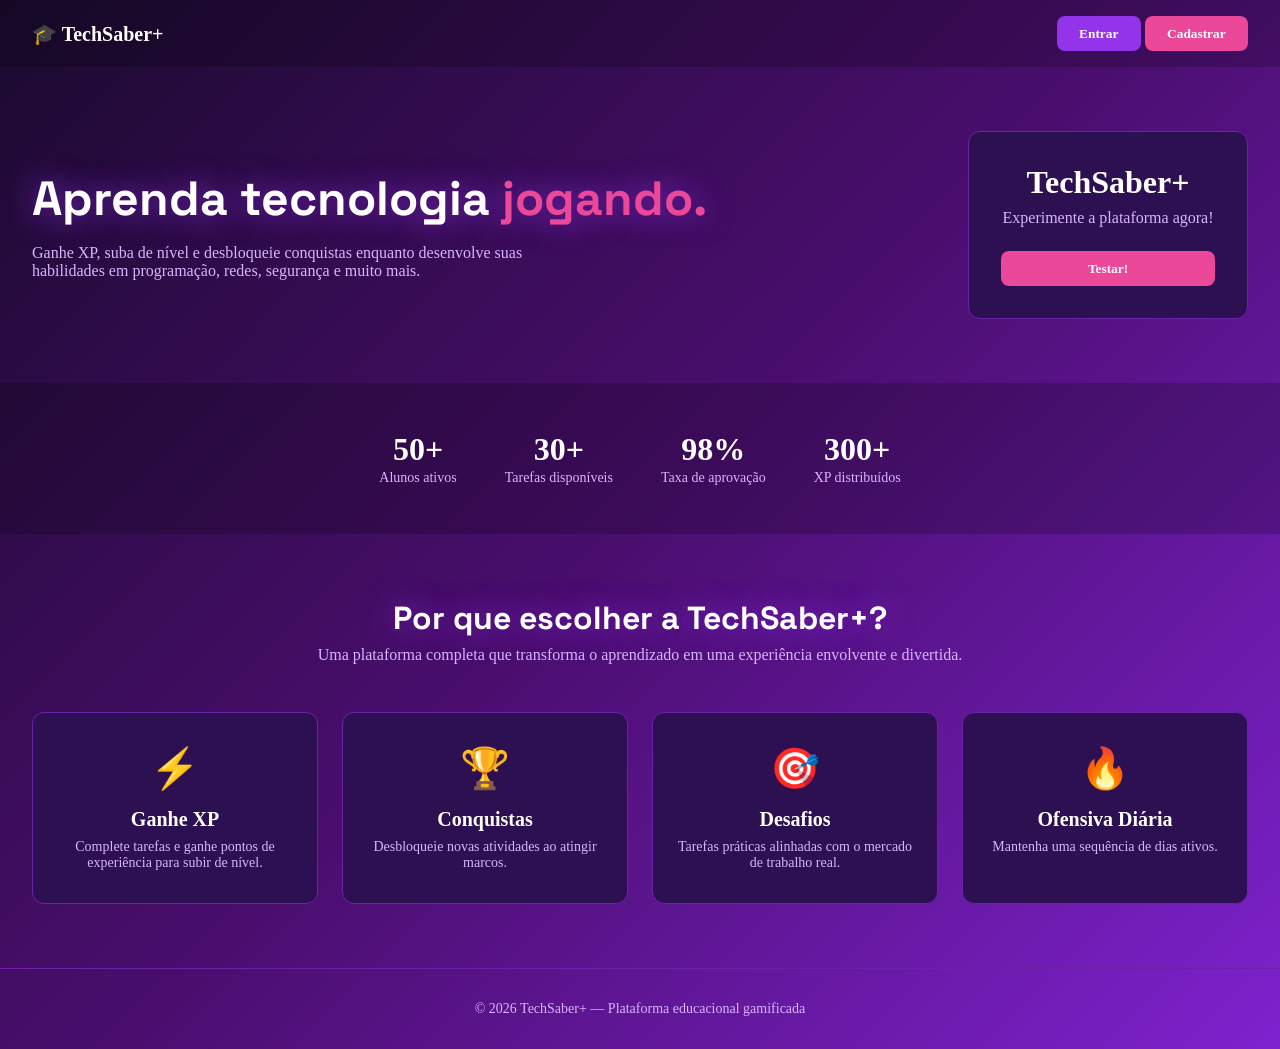
<file: index.html>
<!DOCTYPE html>
<html lang="pt-BR">

<head>
    <meta charset="UTF-8">
    <!-- garante responsividade em celulares -->
    <meta name="viewport" content="width=device-width, initial-scale=1.0">
    <title>TechSaber+</title>

    <!-- importa os CSS na ordem correta -->
    <link rel="stylesheet" href="css/reset.css">
    <link rel="stylesheet" href="css/variables.css">
    <link rel="stylesheet" href="css/style.css">
    <link rel="stylesheet" href="css/index.css">
    <link href="https://fonts.googleapis.com/css2?family=Space+Grotesk:wght@700&display=swap" rel="stylesheet">
</head>

<body>

    <!-- ══ NAVBAR ══ -->
    <header>
        <nav>
            <span class="nav-logo">🎓 TechSaber+</span>
            <div class="nav-botoes">
                <a href="login.html"><button class="btn-primario">Entrar</button></a>
                <a href="cadastro.html"><button class="btn-destaque">Cadastrar</button></a>
            </div>
        </nav>
    </header>

    <main>

        <!-- ══ SEÇÃO HERO ══ -->
        <section class="hero">
            <div class="hero-texto">
                <h1>Aprenda tecnologia <span class="destaque">jogando.</span></h1>
                <p>Ganhe XP, suba de nível e desbloqueie conquistas enquanto desenvolve suas habilidades em programação, redes, segurança e muito mais.</p>
            </div>

            <div class="hero-card">
                <h2>TechSaber+</h2>
                <p>Experimente a plataforma agora!</p>
                <div class="hero-form">
                    <button class="btn-destaque" onclick="abrirQuiz()">Testar!</button>
                </div>
            </div>
        </section>

        <!-- ══ SEÇÃO ESTATÍSTICAS ══ -->
        <section class="stats">
            <article class="stat-item">
                <strong>50+</strong>
                <span>Alunos ativos</span>
            </article>
            <article class="stat-item">
                <strong>30+</strong>
                <span>Tarefas disponíveis</span>
            </article>
            <article class="stat-item">
                <strong>98%</strong>
                <span>Taxa de aprovação</span>
            </article>
            <article class="stat-item">
                <strong>300+</strong>
                <span>XP distribuídos</span>
            </article>
        </section>

        <!-- ══ SEÇÃO FEATURES ══ -->
        <section class="features">
            <h2>Por que escolher a TechSaber+?</h2>
            <p class="features-subtitulo">Uma plataforma completa que transforma o aprendizado em uma experiência envolvente e divertida.</p>

            <div class="features-grid">
                <article class="card feature-card">
                    <span class="feature-icone">⚡</span>
                    <h3>Ganhe XP</h3>
                    <p>Complete tarefas e ganhe pontos de experiência para subir de nível.</p>
                </article>
                <article class="card feature-card">
                    <span class="feature-icone">🏆</span>
                    <h3>Conquistas</h3>
                    <p>Desbloqueie novas atividades ao atingir marcos.</p>
                </article>
                <article class="card feature-card">
                    <span class="feature-icone">🎯</span>
                    <h3>Desafios</h3>
                    <p>Tarefas práticas alinhadas com o mercado de trabalho real.</p>
                </article>
                <article class="card feature-card">
                    <span class="feature-icone">🔥</span>
                    <h3>Ofensiva Diária</h3>
                    <p>Mantenha uma sequência de dias ativos.</p>
                </article>
            </div>
        </section>

    </main>

    <!-- ══ RODAPÉ ══ -->
    <footer>
        <p>© 2026 TechSaber+ — Plataforma educacional gamificada</p>
    </footer>

    <script src="js/main.js"></script>

</body>
</html>
</file>
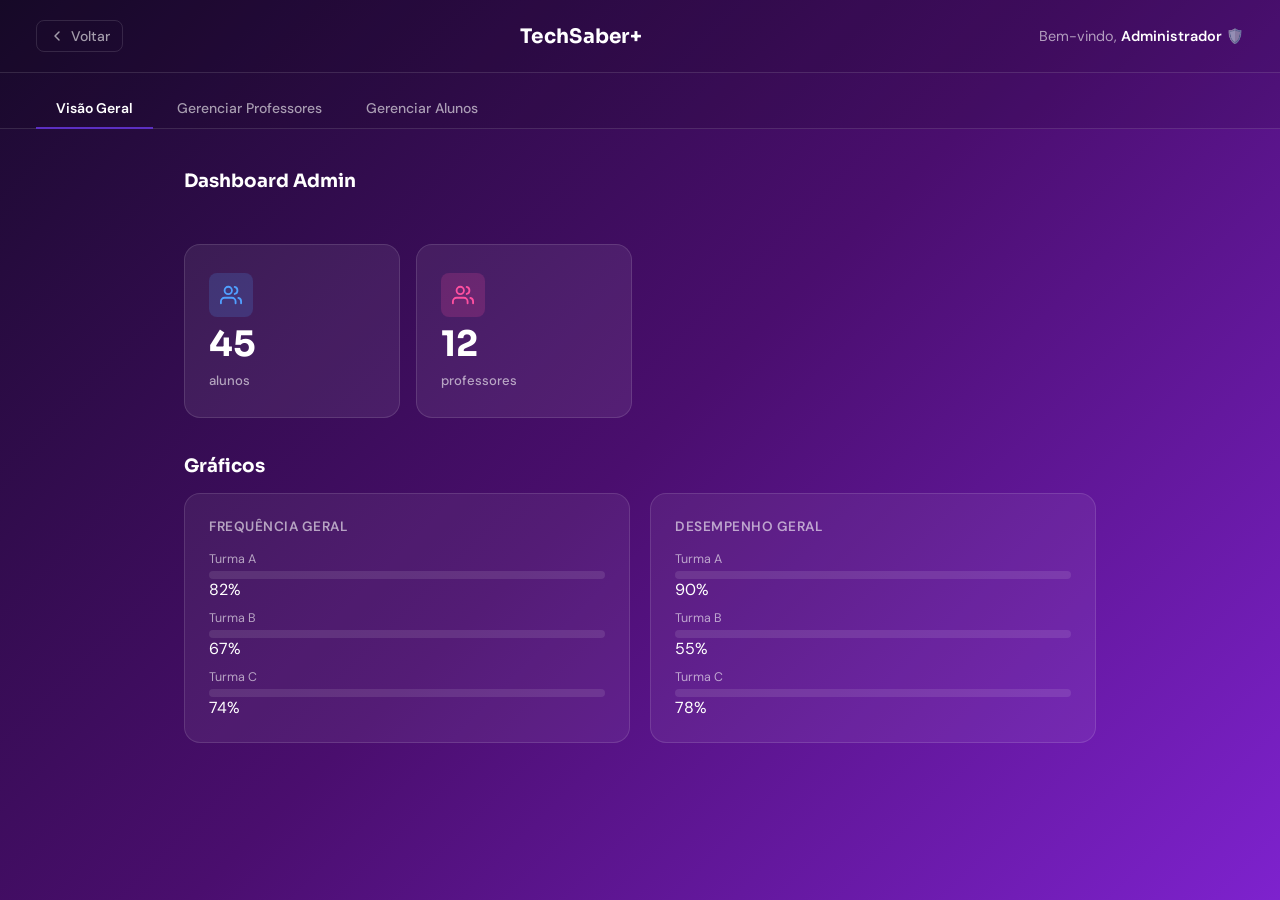
<file: dashboard-admin.html>
<!DOCTYPE html>
<html lang="pt-BR">
<head>
  <meta charset="UTF-8" />
  <meta name="viewport" content="width=device-width, initial-scale=1.0" />
  <title>TechSaber+ – Painel do Administrador</title>

  <!-- Fonts: Sora (títulos) + DM Sans (corpo) -->
  <link rel="preconnect" href="https://fonts.googleapis.com" />
  <link rel="preconnect" href="https://fonts.gstatic.com" crossorigin />
  <link href="https://fonts.googleapis.com/css2?family=Sora:wght@400;600;700&family=DM+Sans:wght@400;500;600&display=swap" rel="stylesheet" />

  <!-- Estilos da página -->
  <link rel="stylesheet" href="css/dashboard-admin.css" />
</head>

<body>

  <!-- =====================================================
       HEADER – logo + saudação ao administrador
       ===================================================== -->
  <header class="header">

    <!-- Botão voltar para o login -->
    <a href="login.html" class="btn-voltar" aria-label="Voltar para o login">
      <svg width="16" height="16" viewBox="0 0 24 24" fill="none"
           stroke="currentColor" stroke-width="2.2"
           stroke-linecap="round" stroke-linejoin="round">
        <polyline points="15 18 9 12 15 6"/>
      </svg>
      Voltar
    </a>

    <span class="header__logo">TechSaber+</span>
    <p class="header__greeting">Bem-vindo, <strong>Administrador</strong> 🛡️</p>

  </header>


  <!-- =====================================================
       NAVEGAÇÃO POR ABAS
       Visão Geral | Professores | Alunos
       ===================================================== -->
  <nav class="tabs" aria-label="Seções do painel">

    <button class="tab-btn" data-tab="aba-visao-geral"  aria-selected="true">
      Visão Geral
    </button>

    <button class="tab-btn" data-tab="aba-professores" aria-selected="false">
      Gerenciar Professores
    </button>

    <button class="tab-btn" data-tab="aba-alunos"      aria-selected="false">
      Gerenciar Alunos
    </button>

  </nav>


  <!-- =====================================================
       CONTEÚDO PRINCIPAL
       ===================================================== -->
  <main class="main">


    <!-- =================================================
         ABA 1: VISÃO GERAL
         Cards de totais + gráficos de frequência e desempenho
         ================================================= -->
    <section id="aba-visao-geral" class="tab-panel" aria-labelledby="titulo-visao-geral">

      <h1 id="titulo-visao-geral" class="section-title">Dashboard Admin</h1>

      <!-- Cards de estatísticas (alunos e professores) -->
      <ul class="stats-grid" role="list">

        <!-- Card: alunos -->
        <li class="stat-card">
          <figure class="stat-card__icon stat-card__icon--blue" aria-hidden="true">
            <svg width="22" height="22" viewBox="0 0 24 24" fill="none"
                 stroke="#50A0FF" stroke-width="2" stroke-linecap="round" stroke-linejoin="round">
              <path d="M17 21v-2a4 4 0 0 0-4-4H5a4 4 0 0 0-4 4v2"/>
              <circle cx="9" cy="7" r="4"/>
              <path d="M23 21v-2a4 4 0 0 0-3-3.87"/>
              <path d="M16 3.13a4 4 0 0 1 0 7.75"/>
            </svg>
          </figure>
          <strong class="stat-card__value">45</strong>
          <span class="stat-card__label">alunos</span>
        </li>

        <!-- Card: professores -->
        <li class="stat-card">
          <figure class="stat-card__icon stat-card__icon--pink" aria-hidden="true">
            <svg width="22" height="22" viewBox="0 0 24 24" fill="none"
                 stroke="#FF50A0" stroke-width="2" stroke-linecap="round" stroke-linejoin="round">
              <path d="M17 21v-2a4 4 0 0 0-4-4H5a4 4 0 0 0-4 4v2"/>
              <circle cx="9" cy="7" r="4"/>
              <path d="M23 21v-2a4 4 0 0 0-3-3.87"/>
              <path d="M16 3.13a4 4 0 0 1 0 7.75"/>
            </svg>
          </figure>
          <strong class="stat-card__value">12</strong>
          <span class="stat-card__label">professores</span>
        </li>

      </ul>

      <!-- Gráficos: Frequência Geral e Desempenho Geral -->
      <section aria-labelledby="titulo-graficos">
        <h2 id="titulo-graficos" class="section-title">Gráficos</h2>

        <dl class="charts-grid">

          <!-- Gráfico: Frequência Geral -->
          <article class="chart-card">
            <h3 class="chart-card__title">Frequência Geral</h3>
            <ul class="bar-list" aria-label="Frequência por turma">

              <li>
                <p class="bar-item__label">Turma A</p>
                <figure class="bar-track" aria-hidden="true">
                  <span class="bar-fill bar-fill--blue" data-valor="82%" style="width:0%"></span>
                </figure>
                <!-- Valor legível para leitores de tela -->
                <output>82%</output>
              </li>

              <li>
                <p class="bar-item__label">Turma B</p>
                <figure class="bar-track" aria-hidden="true">
                  <span class="bar-fill bar-fill--blue" data-valor="67%" style="width:0%"></span>
                </figure>
                <output>67%</output>
              </li>

              <li>
                <p class="bar-item__label">Turma C</p>
                <figure class="bar-track" aria-hidden="true">
                  <span class="bar-fill bar-fill--blue" data-valor="74%" style="width:0%"></span>
                </figure>
                <output>74%</output>
              </li>

            </ul>
          </article>

          <!-- Gráfico: Desempenho Geral -->
          <article class="chart-card">
            <h3 class="chart-card__title">Desempenho Geral</h3>
            <ul class="bar-list" aria-label="Desempenho por turma">

              <li>
                <p class="bar-item__label">Turma A</p>
                <figure class="bar-track" aria-hidden="true">
                  <span class="bar-fill bar-fill--pink" data-valor="90%" style="width:0%"></span>
                </figure>
                <output>90%</output>
              </li>

              <li>
                <p class="bar-item__label">Turma B</p>
                <figure class="bar-track" aria-hidden="true">
                  <span class="bar-fill bar-fill--pink" data-valor="55%" style="width:0%"></span>
                </figure>
                <output>55%</output>
              </li>

              <li>
                <p class="bar-item__label">Turma C</p>
                <figure class="bar-track" aria-hidden="true">
                  <span class="bar-fill bar-fill--pink" data-valor="78%" style="width:0%"></span>
                </figure>
                <output>78%</output>
              </li>

            </ul>
          </article>

        </dl>
      </section>

    </section><!-- /aba-visao-geral -->


    <!-- =================================================
         ABA 2: GERENCIAR PROFESSORES
         Tabela com Nome, Disciplina, Status e Ações
         ================================================= -->
    <section id="aba-professores" class="tab-panel" aria-labelledby="titulo-professores">

      <header class="table-header">
        <h2 id="titulo-professores" class="section-title" style="margin-bottom:0">
          Gerenciar Professores
        </h2>
        <button class="btn-primary">
          <svg width="14" height="14" viewBox="0 0 24 24" fill="none"
               stroke="currentColor" stroke-width="2.5" stroke-linecap="round">
            <line x1="12" y1="5" x2="12" y2="19"/>
            <line x1="5"  y1="12" x2="19" y2="12"/>
          </svg>
          Adicionar
        </button>
      </header>

      <!-- figure envolve a tabela para aplicar border-radius -->
      <figure class="table-wrap" aria-label="Lista de professores">
        <table class="data-table">
          <thead>
            <tr>
              <th scope="col">Nome</th>
              <th scope="col">Disciplina</th>
              <th scope="col">Status</th>
              <th scope="col">Ações</th>
            </tr>
          </thead>
          <tbody>
            <tr>
              <td>Ana Lima</td>
              <td>Engenharia de Software</td>
              <td><span class="status status--ativo">Ativo</span></td>
              <td>
                <button class="btn-action">Editar</button>
                <button class="btn-action btn-action--danger">Remover</button>
              </td>
            </tr>
            <tr>
              <td>Carlos Mendes</td>
              <td>Banco de Dados</td>
              <td><span class="status status--ativo">Ativo</span></td>
              <td>
                <button class="btn-action">Editar</button>
                <button class="btn-action btn-action--danger">Remover</button>
              </td>
            </tr>
            <tr>
              <td>Fernanda Costa</td>
              <td>Redes de Computadores</td>
              <td><span class="status status--inativo">Inativo</span></td>
              <td>
                <button class="btn-action">Editar</button>
                <button class="btn-action btn-action--danger">Remover</button>
              </td>
            </tr>
            <tr>
              <td>Ricardo Souza</td>
              <td>Segurança da Informação</td>
              <td><span class="status status--ativo">Ativo</span></td>
              <td>
                <button class="btn-action">Editar</button>
                <button class="btn-action btn-action--danger">Remover</button>
              </td>
            </tr>
            <tr>
              <td>Juliana Rocha</td>
              <td>Front-end</td>
              <td><span class="status status--ativo">Ativo</span></td>
              <td>
                <button class="btn-action">Editar</button>
                <button class="btn-action btn-action--danger">Remover</button>
              </td>
            </tr>
            <tr>
              <td>Paulo Neves</td>
              <td>Algoritmos</td>
              <td><span class="status status--inativo">Inativo</span></td>
              <td>
                <button class="btn-action">Editar</button>
                <button class="btn-action btn-action--danger">Remover</button>
              </td>
            </tr>
          </tbody>
        </table>
      </figure>

    </section><!-- /aba-professores -->


    <!-- =================================================
         ABA 3: GERENCIAR ALUNOS
         Tabela com Nome, Status e Ações
         ================================================= -->
    <section id="aba-alunos" class="tab-panel" aria-labelledby="titulo-alunos">

      <header class="table-header">
        <h2 id="titulo-alunos" class="section-title" style="margin-bottom:0">
          Gerenciar Alunos
        </h2>
        <button class="btn-primary">
          <svg width="14" height="14" viewBox="0 0 24 24" fill="none"
               stroke="currentColor" stroke-width="2.5" stroke-linecap="round">
            <line x1="12" y1="5" x2="12" y2="19"/>
            <line x1="5"  y1="12" x2="19" y2="12"/>
          </svg>
          Adicionar
        </button>
      </header>

      <figure class="table-wrap" aria-label="Lista de alunos">
        <table class="data-table">
          <thead>
            <tr>
              <th scope="col">Nome</th>
              <th scope="col">Curso</th>
              <th scope="col">Módulo</th>
              <th scope="col">Status</th>
              <th scope="col">Ações</th>
            </tr>
          </thead>
          <tbody>
            <tr>
              <td>Bruno Alves</td>
              <td>Eng. de Software</td>
              <td>Módulo 03</td>
              <td><span class="status status--ativo">Ativo</span></td>
              <td>
                <button class="btn-action">Editar</button>
                <button class="btn-action btn-action--danger">Remover</button>
              </td>
            </tr>
            <tr>
              <td>Camila Torres</td>
              <td>Front-end</td>
              <td>Módulo 01</td>
              <td><span class="status status--ativo">Ativo</span></td>
              <td>
                <button class="btn-action">Editar</button>
                <button class="btn-action btn-action--danger">Remover</button>
              </td>
            </tr>
            <tr>
              <td>Diego Martins</td>
              <td>Banco de Dados</td>
              <td>Módulo 02</td>
              <td><span class="status status--inativo">Inativo</span></td>
              <td>
                <button class="btn-action">Editar</button>
                <button class="btn-action btn-action--danger">Remover</button>
              </td>
            </tr>
            <tr>
              <td>Eloá Ferreira</td>
              <td>Redes</td>
              <td>Módulo 04</td>
              <td><span class="status status--ativo">Ativo</span></td>
              <td>
                <button class="btn-action">Editar</button>
                <button class="btn-action btn-action--danger">Remover</button>
              </td>
            </tr>
            <tr>
              <td>Felipe Castro</td>
              <td>Seg. da Informação</td>
              <td>Módulo 01</td>
              <td><span class="status status--ativo">Ativo</span></td>
              <td>
                <button class="btn-action">Editar</button>
                <button class="btn-action btn-action--danger">Remover</button>
              </td>
            </tr>
            <tr>
              <td>Gabriela Pinto</td>
              <td>Algoritmos</td>
              <td>Módulo 02</td>
              <td><span class="status status--inativo">Inativo</span></td>
              <td>
                <button class="btn-action">Editar</button>
                <button class="btn-action btn-action--danger">Remover</button>
              </td>
            </tr>
          </tbody>
        </table>
      </figure>

    </section><!-- /aba-alunos -->


  </main><!-- /main -->


  <!-- Script da página (carregado ao final do body) -->
  <script src="js/dashboard-admin.js"></script>

</body>
</html>
</file>
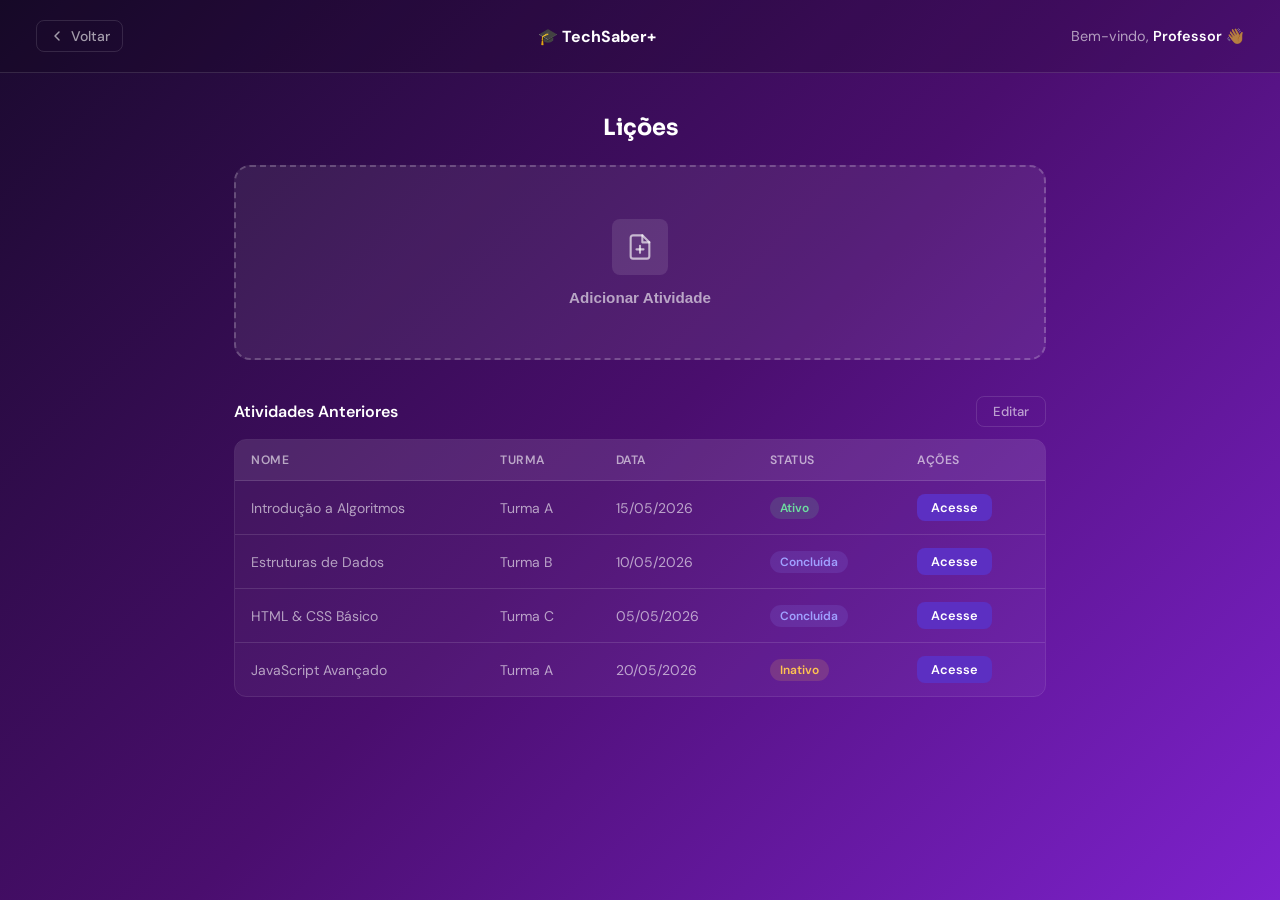
<file: dashboard-professor.html>
<!DOCTYPE html>
<html lang="pt-BR">
<head>
  <meta charset="UTF-8" />
  <meta name="viewport" content="width=device-width, initial-scale=1.0" />
  <title>TechSaber+ – Painel do Professor</title>
 
  <!-- Fonts: Sora (títulos) + DM Sans (corpo) -->
  <link rel="preconnect" href="https://fonts.googleapis.com" />
  <link rel="preconnect" href="https://fonts.gstatic.com" crossorigin />
  <link href="https://fonts.googleapis.com/css2?family=Sora:wght@400;600;700&family=DM+Sans:wght@400;500;600&display=swap" rel="stylesheet" />
 
  <!-- Estilos da página -->
  <link rel="stylesheet" href="css/dashboard-professor.css" />
</head>
 
<body>
 
  <!-- =====================================================
       HEADER – logo + saudação ao professor
       ===================================================== -->
  <header class="header">
    <!-- Botão voltar (leva de volta ao login ou página anterior) -->
    <a href="login.html" class="btn-voltar" aria-label="Voltar para o login">
      <svg width="16" height="16" viewBox="0 0 24 24" fill="none"
           stroke="currentColor" stroke-width="2.2" stroke-linecap="round" stroke-linejoin="round">
        <polyline points="15 18 9 12 15 6"/>
      </svg>
      Voltar
    </a>
 
    <span class="nav-logo"><strong>🎓 TechSaber+</strong></span></a>
      <div class="nav-botoes">
    <p class="header__greeting">Bem-vindo, <strong>Professor</strong> 👋</p>
  </header>
 
 
  <!-- =====================================================
       CONTEÚDO PRINCIPAL
       ===================================================== -->
  <main class="main">
 
    <!-- -------------------------------------------------
         SEÇÃO: LIÇÕES
         Título centralizado + card de adicionar atividade
         ------------------------------------------------- -->
    <section aria-labelledby="licoes-titulo">
 
      <h1 id="licoes-titulo" class="section-title">Lições</h1>
 
      <!-- Card de adicionar atividade (botão acessível) -->
      <button
        class="add-card"
        onclick="abrirModal()"
        aria-label="Adicionar nova atividade"
      >
        <!-- Ícone de arquivo com + -->
        <figure class="add-card__icon" aria-hidden="true">
          <svg width="28" height="28" viewBox="0 0 24 24" fill="none"
               stroke="rgba(255,255,255,0.65)" stroke-width="1.8"
               stroke-linecap="round" stroke-linejoin="round">
            <path d="M14 2H6a2 2 0 0 0-2 2v16a2 2 0 0 0 2 2h12a2 2 0 0 0 2-2V8z"/>
            <polyline points="14 2 14 8 20 8"/>
            <line x1="12" y1="11" x2="12" y2="17"/>
            <line x1="9"  y1="14" x2="15" y2="14"/>
          </svg>
        </figure>
 
        <span class="add-card__label">Adicionar Atividade</span>
      </button>
 
    </section>
 
 
    <!-- -------------------------------------------------
         SEÇÃO: ATIVIDADES ANTERIORES
         Tabela com nome, turma, data, status e ações
         ------------------------------------------------- -->
    <section aria-labelledby="prev-titulo">
 
      <header class="prev-header">
        <h2 id="prev-titulo" class="prev-title">Atividades Anteriores</h2>
        <button class="btn-ghost" aria-label="Editar atividades">Editar</button>
      </header>
 
      <!-- figure envolve a tabela para aplicar border-radius -->
      <figure class="table-wrap" aria-label="Lista de atividades anteriores">
        <table class="activities-table">
          <thead>
            <tr>
              <th scope="col">Nome</th>
              <th scope="col">Turma</th>
              <th scope="col">Data</th>
              <th scope="col">Status</th>
              <th scope="col">Ações</th>
            </tr>
          </thead>
          <tbody>
            <tr>
              <td>Introdução a Algoritmos</td>
              <td>Turma A</td>
              <td>15/05/2026</td>
              <td><span class="badge badge--active">Ativo</span></td>
              <td><button class="btn-action">Acesse</button></td>
            </tr>
            <tr>
              <td>Estruturas de Dados</td>
              <td>Turma B</td>
              <td>10/05/2026</td>
              <td><span class="badge badge--done">Concluída</span></td>
              <td><button class="btn-action">Acesse</button></td>
            </tr>
            <tr>
              <td>HTML &amp; CSS Básico</td>
              <td>Turma C</td>
              <td>05/05/2026</td>
              <td><span class="badge badge--done">Concluída</span></td>
              <td><button class="btn-action">Acesse</button></td>
            </tr>
            <tr>
              <td>JavaScript Avançado</td>
              <td>Turma A</td>
              <td>20/05/2026</td>
              <td><span class="badge badge--pending">Inativo</span></td>
              <td><button class="btn-action">Acesse</button></td>
            </tr>
          </tbody>
        </table>
      </figure>
 
    </section>
 
  </main>
 
 
  <!-- =====================================================
       MODAL – Adicionar Atividade
       Usa o elemento nativo <dialog> (sem JS extra para abrir/fechar)
       ===================================================== -->
  <dialog id="modal-add" class="modal" aria-labelledby="modal-titulo">
 
    <h2 id="modal-titulo" class="modal__title">Nova Atividade</h2>
 
    <form id="form-atividade">
 
      <!-- Campo: título -->
      <p class="field">
        <label for="input-titulo">Título da Atividade</label>
        <input id="input-titulo" type="text" placeholder="Ex: Avaliação de Engenharia" required />
      </p>
 
      <!-- Campo: turma -->
      <p class="field">
        <label for="input-turma">Turma</label>
        <select id="input-turma">
          <option value="">Selecione uma turma</option>
          <option>Turma A</option>
          <option>Turma B</option>
          <option>Turma C</option>
        </select>
      </p>
 
      <!-- Campo: descrição -->
      <p class="field">
        <label for="input-desc">Descrição</label>
        <textarea id="input-desc" rows="3" placeholder="Descreva brevemente a atividade..."></textarea>
      </p>
 
      <!-- Botões de ação -->
      <footer class="modal__actions">
        <button type="button" class="btn-ghost" onclick="fecharModal()">Cancelar</button>
        <button type="submit" class="btn-primary">Publicar</button>
      </footer>
 
    </form>
 
  </dialog>
 
 
  <!-- Script da página (carregado ao final do body) -->
  <script src="js/dashboard-professor.js"></script>
 
</body>
</html>
</file>
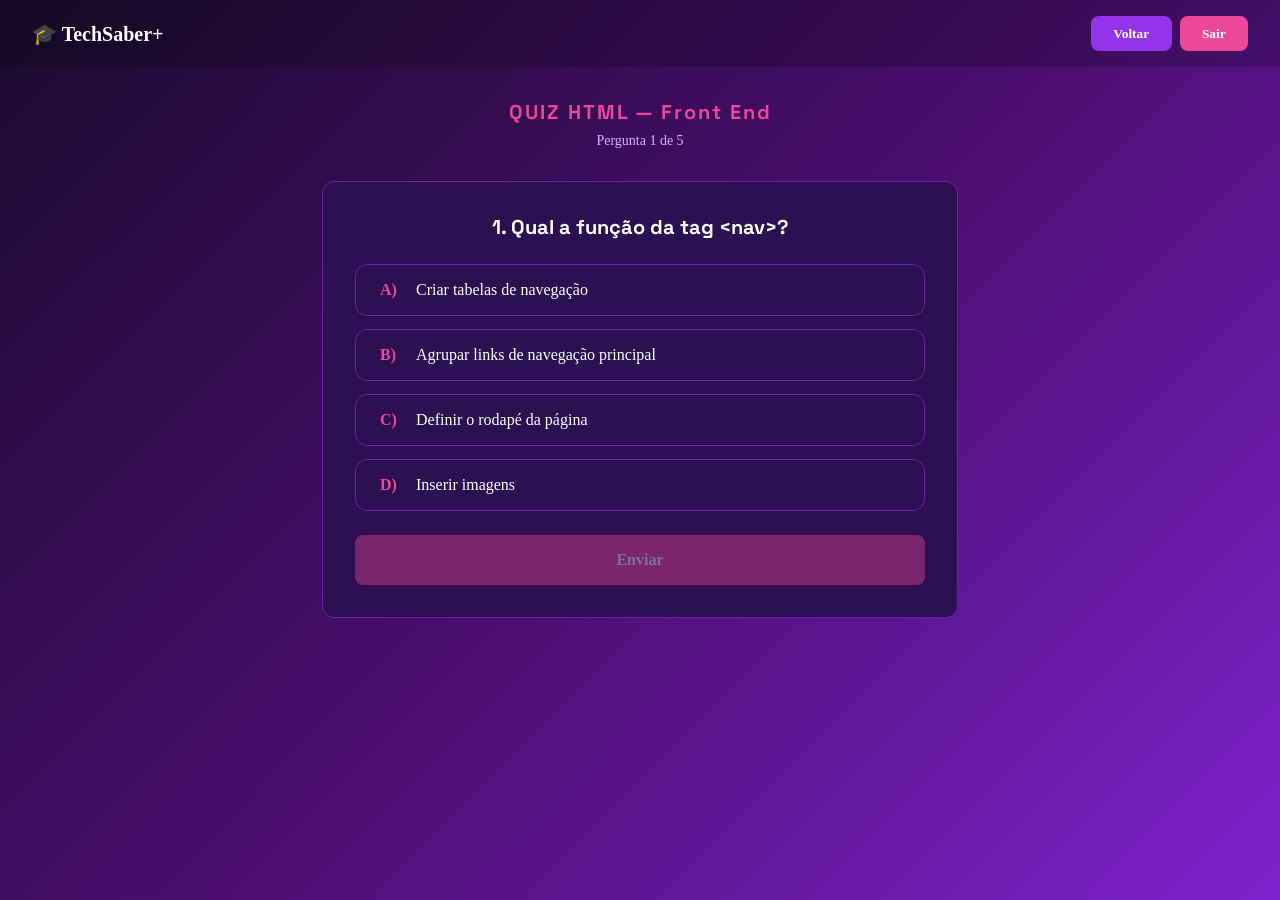
<file: quiz-modulo.html>
<!DOCTYPE html>
<html lang="pt-BR">

<head>
    <meta charset="UTF-8">
    <meta name="viewport" content="width=device-width, initial-scale=1.0">
    <title>TechSaber+ | Quiz</title>

    <link rel="stylesheet" href="css/reset.css">
    <link rel="stylesheet" href="css/variables.css">
    <link rel="stylesheet" href="css/style.css">
    <link rel="stylesheet" href="css/quiz-modulo.css">
    <link href="https://fonts.googleapis.com/css2?family=Space+Grotesk:wght@700&family=Poppins:wght@400;600;700&display=swap" rel="stylesheet">
</head>

<body>

    <!-- ══ NAVBAR ══ -->
    <header>
        <nav>
            <span class="nav-logo">🎓 TechSaber+</span>
            <span style="display:flex; gap:0.5rem;">
                <button class="btn-primario" onclick="history.back()">Voltar</button>
                <a href="dashboard-aluno.html"><button class="btn-destaque" style="width:auto;">Sair</button></a>
            </span>
        </nav>
    </header>

    <main class="quiz-main">

        <!-- cabeçalho preenchido pelo JS -->
        <header class="quiz-header">
            <h1 id="quiz-titulo"></h1>
            <p id="quiz-progresso"></p>
        </header>

        <!-- card da questão atual -->
        <section class="quiz-card card" id="quiz-card">
            <h2 id="quiz-pergunta"></h2>
            <ul class="quiz-opcoes" id="quiz-opcoes" role="list"></ul>
            <button class="btn-destaque btn-block" id="btn-enviar"
                onclick="enviarResposta()" disabled aria-label="Enviar resposta">
                Enviar
            </button>
        </section>

    </main>

    <script>
        /* ══════════════════════════════════════════
           BANCO DE QUESTÕES
           Cada curso tem quiz1 (5 questões) e quiz2 (5 questões)
           O parâmetro ?quiz=1 ou ?quiz=2 define qual mostrar
        ══════════════════════════════════════════ */
        const bancoCursos = {
            "Front-End": {
                quiz1: {
                    titulo: "QUIZ HTML — Front End",
                    perguntas: [
                        { pergunta: "Qual a função da tag <nav>?", opcoes: ["Criar tabelas de navegação", "Agrupar links de navegação principal", "Definir o rodapé da página", "Inserir imagens"], correta: 1 },
                        { pergunta: "O que significa SEO?", opcoes: ["Sistema de Edição Online", "Otimização para motores de busca", "Serviço de Email Operacional", "Software de Execução Online"], correta: 1 },
                        { pergunta: "Para que serve a tag <main>?", opcoes: ["Criar menus", "Definir o cabeçalho", "Identificar o conteúdo principal da página", "Agrupar imagens"], correta: 2 },
                        { pergunta: "Qual a tag para o rodapé?", opcoes: ["&lt;bottom&gt;", "&lt;end&gt;", "&lt;footer&gt;", "&lt;base&gt;"], correta: 2 },
                        { pergunta: "Por que usar HTML semântico?", opcoes: ["Para deixar o site mais rápido", "Para melhorar acessibilidade e SEO", "Para reduzir o tamanho do arquivo", "Para usar menos CSS"], correta: 1 }
                    ]
                },
                quiz2: {
                    titulo: "QUIZ CSS — Front End",
                    perguntas: [
                        { pergunta: "Como selecionar uma classe no CSS?", opcoes: ["Usando # antes do nome", "Usando . antes do nome", "Usando @ antes do nome", "Usando & antes do nome"], correta: 1 },
                        { pergunta: "O que faz a propriedade 'background-color'?", opcoes: ["Define a cor do texto", "Define a cor de fundo de um elemento", "Define a cor da borda", "Define a cor do link"], correta: 1 },
                        { pergunta: "Qual a diferença entre margin e padding?", opcoes: ["São a mesma coisa", "Margin é interno, padding é externo", "Margin é espaço externo, padding é espaço interno", "Padding define a borda"], correta: 2 },
                        { pergunta: "O que faz o seletor '#' no CSS?", opcoes: ["Seleciona todos os elementos", "Seleciona uma classe", "Seleciona um elemento pelo ID único", "Seleciona elementos filhos"], correta: 2 },
                        { pergunta: "Para que serve a propriedade 'font-size'?", opcoes: ["Para definir a família da fonte", "Para deixar o texto em negrito", "Para definir o tamanho da letra", "Para alinhar o texto"], correta: 2 }
                    ]
                }
            },
            "Back-End": {
                quiz1: {
                    titulo: "QUIZ C# BÁSICO — Back End",
                    perguntas: [
                        { pergunta: "O que é o CLR no ecossistema .NET?", opcoes: ["Uma biblioteca matemática", "O ambiente de execução que gerencia o código", "Um framework para front-end", "Um banco de dados"], correta: 1 },
                        { pergunta: "C# é uma linguagem de qual tipo?", opcoes: ["Funcional e fracamente tipada", "Orientada a objetos e fortemente tipada", "Scripts e dinâmica", "Procedural sem tipagem"], correta: 1 },
                        { pergunta: "Qual tipo de dado armazena números inteiros?", opcoes: ["string", "bool", "float", "int"], correta: 3 },
                        { pergunta: "O que acontece ao atribuir texto a uma variável 'int'?", opcoes: ["O texto é convertido", "Ocorre um erro de compilação", "O valor é ignorado", "O programa continua"], correta: 1 },
                        { pergunta: "Para que serve o SDK do .NET?", opcoes: ["Gerenciar banco de dados", "Criar interfaces visuais", "Ferramentas para desenvolver e rodar aplicações", "Configurar servidores"], correta: 2 }
                    ]
                },
                quiz2: {
                    titulo: "QUIZ POO — Back End",
                    perguntas: [
                        { pergunta: "Para que serve 'using' no topo do arquivo?", opcoes: ["Criar variáveis globais", "Para importar namespaces", "Definir o tipo de retorno", "Inicializar objetos"], correta: 1 },
                        { pergunta: "O que é uma Interface em C#?", opcoes: ["Uma classe abstrata", "Um contrato que define métodos sem implementação", "Um tipo de variável", "Uma herança múltipla"], correta: 1 },
                        { pergunta: "O que é o Garbage Collector?", opcoes: ["Um banco de dados", "Sistema automático de gerenciamento de memória", "Um framework de testes", "Um servidor"], correta: 1 },
                        { pergunta: "O que é LINQ?", opcoes: ["Um banco NoSQL", "Linguagem de consulta integrada para coleções de dados", "Um framework de UI", "Um tipo de interface"], correta: 1 },
                        { pergunta: "Utilidade do 'async/await'?", opcoes: ["Criar interfaces gráficas", "Melhorar responsividade evitando bloqueio da thread", "Compilar código mais rápido", "Gerenciar arquivos"], correta: 1 }
                    ]
                }
            },
            "Banco-de-Dados": {
                quiz1: {
                    titulo: "QUIZ SQL BÁSICO — Banco de Dados",
                    perguntas: [
                        { pergunta: "O que é uma Chave Primária (PK)?", opcoes: ["Um campo opcional", "Um identificador exclusivo para cada registro", "Uma senha de acesso", "Um índice secundário"], correta: 1 },
                        { pergunta: "Qual comando SQL busca dados?", opcoes: ["INSERT", "UPDATE", "SELECT", "DELETE"], correta: 2 },
                        { pergunta: "Para que serve o comando JOIN?", opcoes: ["Deletar registros", "Combinar dados de duas ou mais tabelas", "Criar novos campos", "Ordenar resultados"], correta: 1 },
                        { pergunta: "O que faz o comando WHERE?", opcoes: ["Ordena os resultados", "Agrupa registros", "Filtra resultados com base em uma condição", "Cria uma nova tabela"], correta: 2 },
                        { pergunta: "O que é Normalização?", opcoes: ["Processo de backup", "Conversão de dados", "Processo para reduzir redundâncias", "Criação de índices"], correta: 2 }
                    ]
                },
                quiz2: {
                    titulo: "QUIZ SQL AVANÇADO — Banco de Dados",
                    perguntas: [
                        { pergunta: "O que representam as propriedades ACID?", opcoes: ["Tipos de dados SQL", "Garantias de confiabilidade em transações", "Comandos de criação", "Tipos de índices"], correta: 1 },
                        { pergunta: "SQL vs NoSQL: qual a principal diferença?", opcoes: ["SQL é mais moderno", "SQL é relacional; NoSQL é flexível", "NoSQL é mais seguro", "Não há diferença"], correta: 1 },
                        { pergunta: "O que faz o comando GROUP BY?", opcoes: ["Ordena os resultados", "Agrupa linhas com os mesmos valores", "Filtra registros", "Cria índices"], correta: 1 },
                        { pergunta: "O que é uma View?", opcoes: ["Um backup do banco", "Uma tabela virtual baseada em uma consulta SQL", "Um tipo de índice", "Um procedimento armazenado"], correta: 1 },
                        { pergunta: "O que significa o valor NULL?", opcoes: ["Zero numérico", "Texto vazio", "Representa a ausência de valor", "Valor padrão"], correta: 2 }
                    ]
                }
            },
            "Engenharia-de-Software": {
                quiz1: {
                    titulo: "QUIZ SCRUM — Engenharia de Software",
                    perguntas: [
                        { pergunta: "Duração comum de uma Sprint?", opcoes: ["1 a 2 dias", "1 a 4 semanas", "2 a 3 meses", "6 meses a 1 ano"], correta: 1 },
                        { pergunta: "Quem prioriza o Backlog?", opcoes: ["Scrum Master", "Desenvolvedor", "O Product Owner (PO)", "Tech Lead"], correta: 2 },
                        { pergunta: "Objetivo da reunião Daily?", opcoes: ["Definir orçamento", "Encerrar a Sprint", "Alinhamento diário e identificação de bloqueios", "Fazer testes"], correta: 2 },
                        { pergunta: "O que é o Sprint Backlog?", opcoes: ["Lista de clientes", "Tarefas selecionadas para a Sprint atual", "Histórico de Sprints", "Documento de regras"], correta: 1 },
                        { pergunta: "Papel do Scrum Master?", opcoes: ["Criar o código", "Aprovar pagamentos", "Definir todas as tarefas", "Facilitar e remover obstáculos"], correta: 3 }
                    ]
                },
                quiz2: {
                    titulo: "QUIZ PRÁTICAS AVANÇADAS — Engenharia de Software",
                    perguntas: [
                        { pergunta: "O que é o Manifesto Ágil?", opcoes: ["Manual técnico de UML", "Documento que prioriza pessoas e entregas", "Conjunto de regras matemáticas", "Contrato jurídico"], correta: 1 },
                        { pergunta: "O que é Dívida Técnica?", opcoes: ["Custo de licenças", "Custo futuro de refatoração por escolhas rápidas", "Multa por atraso", "Tempo em reuniões"], correta: 1 },
                        { pergunta: "O que é Integração Contínua (CI)?", opcoes: ["Reunião diária", "Prática de mesclar código várias vezes ao dia", "Entrega final", "Revisão semanal"], correta: 1 },
                        { pergunta: "O que é Refatoração?", opcoes: ["Adicionar funcionalidades", "Melhorar a estrutura sem alterar o comportamento", "Reescrever do zero", "Corrigir bugs"], correta: 1 },
                        { pergunta: "O que é MVP?", opcoes: ["Produto mais caro", "Versão mais simples para validação de mercado", "Documento de requisitos", "Metodologia de gestão"], correta: 1 }
                    ]
                }
            },
            "Soft-Skills": {
                quiz1: {
                    titulo: "QUIZ COMUNICAÇÃO — Soft Skills",
                    perguntas: [
                        { pergunta: "O que é comunicação assertiva?", opcoes: ["Falar muito alto", "Expressar ideias com clareza e respeito", "Evitar conflitos", "Comunicar só por escrito"], correta: 1 },
                        { pergunta: "O que é escuta ativa?", opcoes: ["Ouvir sem prestar atenção", "Compreender verdadeiramente o que o outro comunica", "Apenas para reuniões formais", "Somente para líderes"], correta: 1 },
                        { pergunta: "O que exige o trabalho em equipe?", opcoes: ["Competição entre membros", "Trabalho individual", "Empatia, respeito e foco no objetivo comum", "Hierarquia rígida"], correta: 2 },
                        { pergunta: "O que é proatividade?", opcoes: ["Esperar ordens", "Agir antecipadamente sem ser solicitado", "Fazer o mínimo", "Delegar tudo"], correta: 1 },
                        { pergunta: "O que é feedback construtivo?", opcoes: ["Crítica sem solução", "Retorno que aponta melhorias de forma respeitosa", "Elogio exagerado", "Avaliação anual"], correta: 1 }
                    ]
                },
                quiz2: {
                    titulo: "QUIZ LIDERANÇA — Soft Skills",
                    perguntas: [
                        { pergunta: "O que envolve a liderança?", opcoes: ["Controlar e punir", "Inspirar e motivar equipes", "Fazer tudo sozinho", "Evitar decisões"], correta: 1 },
                        { pergunta: "Para que serve a inteligência emocional?", opcoes: ["Memorizar informações", "Aumentar velocidade de digitação", "Gerenciar conflitos e tomar decisões equilibradas", "Aprender idiomas"], correta: 2 },
                        { pergunta: "O que é resiliência profissional?", opcoes: ["Evitar desafios", "Capacidade de se adaptar e superar adversidades", "Nunca errar", "Trabalhar sob pressão"], correta: 1 },
                        { pergunta: "O que caracteriza um bom líder?", opcoes: ["Microgerenciar a equipe", "Inspirar, delegar e desenvolver pessoas", "Decidir tudo sozinho", "Evitar conflitos"], correta: 1 },
                        { pergunta: "O que é gestão do tempo?", opcoes: ["Trabalhar mais horas", "Organizar prioridades e aumentar produtividade", "Fazer várias coisas ao mesmo tempo", "Delegar tudo"], correta: 1 }
                    ]
                }
            },
            "Acessibilidade-Libras": {
                quiz1: {
                    titulo: "QUIZ LIBRAS BÁSICO — Acessibilidade",
                    perguntas: [
                        { pergunta: "O que é Libras?", opcoes: ["Língua Brasileira de Sinais", "Linguagem Básica de Redes", "Língua Baseada em Raízes", "Linguagem de Símbolos"], correta: 0 },
                        { pergunta: "Libras é universal?", opcoes: ["Sim, mundial", "Não, cada país tem a sua", "Sim, padronizada pela ONU", "Não, só América Latina"], correta: 1 },
                        { pergunta: "O que é Datilologia?", opcoes: ["Estudo dos dedos", "Uso do alfabeto manual para soletrar palavras", "Técnica de digitação", "Leitura labial"], correta: 1 },
                        { pergunta: "Libras é mímica?", opcoes: ["Sim, apenas gestos", "Não, é uma língua completa com gramática própria", "Sim, mas com regras", "Não, é código morse"], correta: 1 },
                        { pergunta: "Expressão facial é importante em Libras?", opcoes: ["Não, só as mãos", "Sim, transmite entonação e sentido à frase", "Só em situações formais", "Apenas para iniciantes"], correta: 1 }
                    ]
                },
                quiz2: {
                    titulo: "QUIZ GRAMÁTICA LIBRAS — Acessibilidade",
                    perguntas: [
                        { pergunta: "Qual a lei da Libras no Brasil?", opcoes: ["Lei 8.069/1990", "Lei 10.436/2002", "Lei 13.146/2015", "Lei 9.394/1996"], correta: 1 },
                        { pergunta: "O que são os Classificadores?", opcoes: ["Categorias gramaticais", "Sinais que descrevem formas, tamanhos ou ações", "Tipos de alfabetos", "Expressões faciais"], correta: 1 },
                        { pergunta: "O que é a Configuração de Mão?", opcoes: ["A velocidade do sinal", "O formato que a mão assume ao realizar um sinal", "A direção do movimento", "A expressão facial"], correta: 1 },
                        { pergunta: "O que significa Inclusão?", opcoes: ["Separar pessoas com deficiência", "Eliminar barreiras e garantir participação plena", "Criar escolas especiais", "Adaptar só o físico"], correta: 1 },
                        { pergunta: "O que é o ponto de articulação?", opcoes: ["A intensidade do sinal", "O local no corpo onde o sinal é realizado", "A velocidade", "O número de repetições"], correta: 1 }
                    ]
                }
            },
            "Inteligencia-Artificial": {
                quiz1: {
                    titulo: "QUIZ IA BÁSICO — Inteligência Artificial",
                    perguntas: [
                        { pergunta: "O que é IA Generativa?", opcoes: ["IA que só analisa", "IA capaz de criar conteúdos como textos e imagens", "IA para robótica", "IA para banco de dados"], correta: 1 },
                        { pergunta: "O que caracteriza o Machine Learning?", opcoes: ["Programação manual", "Aprendizado automático a partir de padrões em dados", "Criação de interfaces", "Gerenciamento de redes"], correta: 1 },
                        { pergunta: "O que é Visão Computacional?", opcoes: ["Área que ensina máquinas a interpretar imagens", "Sistema de redes", "Edição de vídeos", "Compressão de arquivos"], correta: 0 },
                        { pergunta: "O que é Viés na IA?", opcoes: ["Técnica de otimização", "Erros derivados de preconceitos nos dados", "Algoritmo de busca", "Forma de criptografia"], correta: 1 },
                        { pergunta: "Exemplo de IA no dia a dia?", opcoes: ["Calculadoras", "Planilhas", "Assistentes de voz e sistemas de recomendação", "Editores de texto"], correta: 2 }
                    ]
                },
                quiz2: {
                    titulo: "QUIZ IA AVANÇADO — Inteligência Artificial",
                    perguntas: [
                        { pergunta: "O que são Redes Neurais?", opcoes: ["Redes de computadores", "Modelos matemáticos inspirados no cérebro", "Tipos de banco de dados", "Algoritmos de busca"], correta: 1 },
                        { pergunta: "O que é o PNL (NLP)?", opcoes: ["Programação de Nível Lógico", "Processamento de Linguagem Natural", "Protocolo de Rede Local", "Plataforma de Nuvem"], correta: 1 },
                        { pergunta: "O que é o Teste de Turing?", opcoes: ["Teste de velocidade", "Teste para verificar se máquina se passa por humano", "Avaliação de algoritmos", "Teste de segurança"], correta: 1 },
                        { pergunta: "O que é Deep Learning?", opcoes: ["Aprendizado superficial", "Subcampo do ML com múltiplas camadas de redes neurais", "Banco de dados", "Linguagem de programação"], correta: 1 },
                        { pergunta: "Importância da Ética na IA?", opcoes: ["Não é importante", "Garantir transparência, segurança e evitar danos sociais", "Só para grandes empresas", "Só em IA médica"], correta: 1 }
                    ]
                }
            }
        };

        /* ── pega parâmetros da URL ── */
        const params   = new URLSearchParams(window.location.search);
        const cursoKey = params.get("curso") || "Front-End";
        const quizNum  = params.get("quiz")  || "1";

        /* ── seleciona o quiz correto ── */
        const dadosCurso = bancoCursos[cursoKey];
        const quiz       = quizNum === "2" ? dadosCurso.quiz2 : dadosCurso.quiz1;

        let atual             = 0;
        let acertos           = 0;
        let respostaSelecionada = null;

        /* preenche o título */
        document.getElementById("quiz-titulo").textContent = quiz.titulo;

        /* ── mostra a pergunta atual ── */
        function mostrarPergunta() {
            const q = quiz.perguntas[atual];

            /* atualiza progresso visual */
            document.getElementById("quiz-progresso").textContent =
                `Pergunta ${atual + 1} de ${quiz.perguntas.length}`;

            /* atualiza texto da pergunta */
            document.getElementById("quiz-pergunta").textContent =
                `${atual + 1}. ${q.pergunta}`;

            /* limpa e reconstrói as opções */
            const opcoes = document.getElementById("quiz-opcoes");
            opcoes.innerHTML = "";
            respostaSelecionada = null;
            document.getElementById("btn-enviar").disabled = true;

            const letras = ["A", "B", "C", "D"];
            q.opcoes.forEach((opcao, i) => {
                const li = document.createElement("li");
                li.className = "quiz-opcao";
                li.setAttribute("role", "listitem");
                li.innerHTML = `<span class="opcao-letra">${letras[i]})</span> ${opcao}`;
                li.onclick = () => selecionarOpcao(li, i);
                opcoes.appendChild(li);
            });
        }

        /* ── marca a opção selecionada ── */
        function selecionarOpcao(el, indice) {
            document.querySelectorAll(".quiz-opcao").forEach(op => {
                op.classList.remove("selecionada");
            });
            el.classList.add("selecionada");
            respostaSelecionada = indice;
            document.getElementById("btn-enviar").disabled = false;
        }

        /* ── processa a resposta enviada ── */
        function enviarResposta() {
            const q      = quiz.perguntas[atual];
            const opcoes = document.querySelectorAll(".quiz-opcao");

            /* pinta correto (verde) e errado (vermelho) */
            opcoes.forEach((op, i) => {
                op.onclick = null; /* desativa cliques */
                if (i === q.correta)          op.classList.add("correta");
                else if (i === respostaSelecionada) op.classList.add("errada");
            });

            if (respostaSelecionada === q.correta) acertos++;
            document.getElementById("btn-enviar").disabled = true;

            /* avança para próxima questão após 1.2 segundos */
            setTimeout(() => {
                atual++;
                if (atual < quiz.perguntas.length) {
                    mostrarPergunta();
                } else {
                    mostrarResultado();
                }
            }, 1200);
        }

        /* ── mostra o resultado final do quiz ── */
        function mostrarResultado() {
            /* precisa acertar 3 de 5 para passar */
            const passou = acertos >= 3;

            /* ── avança o progresso no localStorage se passou ──
               quiz 1 passado → progresso = 3 (desbloqueia quiz 2)
               quiz 2 passado → progresso = 4 (desbloqueia avaliação)
            ── */
            if (passou) {
                const progressoKey = `progresso-${cursoKey}`;
                const novoProgresso = quizNum === "2" ? 4 : 3;
                const atual = parseInt(localStorage.getItem(progressoKey) || "0");
                if (atual < novoProgresso) {
                    localStorage.setItem(progressoKey, novoProgresso);
                }
            }

            /* ── define o próximo passo ── */
            const proximoLink = passou
                ? (quizNum === "2"
                    ? `avaliacao.html?curso=${cursoKey}`
                    : `quiz-modulo.html?curso=${cursoKey}&quiz=2`)
                : `quiz-modulo.html?curso=${cursoKey}&quiz=${quizNum}`;

            const proximoTexto = passou
                ? (quizNum === "2" ? "Ir para Avaliação Final →" : "Próximo: Quiz 2 →")
                : "Tentar novamente";

            /* substitui o conteúdo da tela pelo resultado */
            document.querySelector(".quiz-main").innerHTML = `
                <section class="resultado-card card" aria-live="polite">
                    <h1>${passou ? "🎉 Parabéns!" : "😅 Quase lá!"}</h1>
                    <p>Você acertou <strong>${acertos}</strong> de <strong>${quiz.perguntas.length}</strong></p>
                    <p>${passou
                        ? "Ótimo! Você avançou para a próxima etapa."
                        : "Você precisa acertar pelo menos 3 questões para avançar."
                    }</p>
                    <nav class="resultado-botoes">
                        <a href="${proximoLink}">
                            <button class="btn-destaque">${proximoTexto}</button>
                        </a>
                        <a href="curso.html?curso=${cursoKey}">
                            <button class="btn-primario">Ver Trilha</button>
                        </a>
                    </nav>
                </section>
            `;
        }

        /* inicia o quiz */
        mostrarPergunta();
    </script>

    <script src="js/main.js"></script>

</body>
</html>
</file>
<file: css/variables.css>
/* VARIABLES CSS - TechSaber+
   Cores, fontes e tamanhos globais do site */

:root {

    /* ── CORES PRINCIPAIS ── */
    --cor-fundo: #4a0e6e;          /* roxo escuro do fundo */
    --cor-fundo-escuro: #1a0a2e;   /* roxo muito escuro dos cards */
    --cor-primaria: #9333ea;       /* roxo vibrante principal */
    --cor-primaria-hover: #7e22ce; /* roxo escurecido ao hover */
    --cor-destaque: #ec4899;       /* rosa/pink dos botões e badges */
    --cor-xp: #ef4444;             /* vermelho/laranja do XP e fogo */

    /* ── CORES DE TEXTO ── */
    --texto-claro: #ffffff;        /* texto principal */
    --texto-suave: #d8b4fe;        /* texto roxo claro secundário */

    /* ── CORES DE CARDS ── */
    --card-fundo: #2d1052;         /* fundo dos cards */
    --card-borda: #6b21a8;         /* borda dos cards */

    /* ── FONTE ── */
    --fonte-titulo: 'Space Grotesk', sans-serif;
    
    /* ── TAMANHOS DE FONTE ── */
    --fonte-pequena: 0.875rem;     /* 14px */
    --fonte-normal: 1rem;          /* 16px */
    --fonte-media: 1.25rem;        /* 20px */
    --fonte-grande: 2rem;          /* 32px */
    --fonte-titulo: 3rem;          /* 48px */

    /* ── ESPAÇAMENTOS ── */
    --espaco-p: 1rem;              /* espaço pequeno */
    --espaco-m: 2rem;              /* espaço médio */
    --espaco-g: 4rem;              /* espaço grande */

    /* ── BORDAS ── */
    --borda-raio: 12px;            /* arredondamento padrão */
    --borda-raio-btn: 8px;         /* arredondamento de botões */

    /* ── GRADIENTES ── */
    --gradiente-fundo: linear-gradient(135deg, #1a0a2e 0%, #4a0e6e 50%, #7e22ce 100%);
    --gradiente-card: linear-gradient(135deg, #2d1052 0%, #6b21a8 100%);
}
</file>
<file: css/style.css>
/* STYLE CSS - TechSaber+
   Estilos globais reutilizados em todas as páginas */

/* ── IMPORTA A FONTE DO GOOGLE ── */
@import url('https://fonts.googleapis.com/css2?family=Poppins:wght@400;600;700&display=swap');

/* ── CORPO DA PÁGINA ── */
body {
    font-family: var(--fonte);
    background: var(--gradiente-fundo);
    color: var(--texto-claro);
    min-height: 100vh; /* página ocupa no mínimo a tela inteira */
}

/* ── NAVBAR ── */
nav {
    display: flex;
    justify-content: space-between; /* logo à esquerda, botões à direita */
    align-items: center;
    padding: 1rem 2rem;
    background: rgba(0, 0, 0, 0.2); /* fundo levemente escuro */
}

.nav-logo {
    font-size: var(--fonte-media);
    font-weight: 700;
    color: var(--texto-claro);
}

/* ── BOTÕES ── */
.btn-primario {
    background: var(--cor-primaria);
    color: var(--texto-claro);
    border: none;
    padding: 0.6rem 1.4rem;
    border-radius: var(--borda-raio-btn);
    font-family: var(--fonte);
    font-weight: 600;
    cursor: pointer; /* mostra a mãozinha ao passar o mouse */
}

.btn-primario:hover {
    background: var(--cor-primaria-hover); /* escurece ao passar o mouse */
}

.btn-destaque {
    background: var(--cor-destaque); /* rosa/pink */
    color: var(--texto-claro);
    border: none;
    padding: 0.6rem 1.4rem;
    border-radius: var(--borda-raio-btn);
    font-family: var(--fonte);
    font-weight: 600;
    cursor: pointer;
}

.btn-destaque:hover {
    opacity: 0.85; /* levemente transparente ao hover */
}

/* ── CARDS ── */
.card {
    background: var(--card-fundo);
    border: 1px solid var(--card-borda);
    border-radius: var(--borda-raio);
    padding: var(--espaco-p);
}

/* ── LINKS ── */
a {
    color: var(--texto-claro);
    text-decoration: none; /* remove sublinhado padrão */
}

a:hover {
    color: var(--cor-destaque);
}
</file>
<file: css/index.css>
/* INDEX CSS - TechSaber+
   Estilos específicos da landing page */

/* ── HERO ── */
.hero {
    display: flex;
    justify-content: space-between;
    align-items: center;
    padding: 4rem 2rem;
    gap: 2rem;
    position: relative;
}

.hero-texto h1 {
    font-size: var(--fonte-titulo);
    font-weight: 700;
    line-height: 1.2;
    margin-bottom: 1rem;
    font-family: 'Space Grotesk', sans-serif;
    text-shadow: 0 0 30px rgba(147, 51, 234, 0.8);
}

.hero-texto p {
    font-size: var(--fonte-normal);
    color: var(--texto-suave);
    max-width: 500px;
}

/* palavra "jogando" em destaque rosa */
.destaque {
    color: var(--cor-destaque);
}

/* ── CARD DO HERO ── */
.hero-card {
    background: var(--card-fundo);
    border: 1px solid var(--card-borda);
    border-radius: var(--borda-raio);
    padding: 2rem;
    min-width: 280px;
    text-align: center;
}

.hero-card h2 {
    font-size: var(--fonte-grande);
    margin-bottom: 0.5rem;
}

.hero-card p {
    color: var(--texto-suave);
    margin-bottom: 1.5rem;
}

.hero-form {
    display: flex;
    flex-direction: column;
    gap: 0.8rem;
}

.hero-form input {
    padding: 0.7rem 1rem;
    border-radius: var(--borda-raio-btn);
    border: 1px solid var(--card-borda);
    background: rgba(255,255,255,0.05); /* fundo levemente claro */
    color: var(--texto-claro);
    font-family: var(--fonte);
}

.hero-form input::placeholder {
    color: var(--texto-suave); /* cor do texto placeholder */
}

/* ── STATS ── */
.stats {
    display: flex;
    justify-content: center;
    gap: 3rem;
    padding: 3rem 2rem;
    background: rgba(0,0,0,0.2); /* faixa escura */
    flex-wrap: wrap; /* quebra linha em telas menores */
}

.stat-item {
    text-align: center;
}

.stat-item strong {
    display: block;
    font-size: var(--fonte-grande);
    font-weight: 700;
    color: var(--texto-claro);
}

.stat-item span {
    font-size: var(--fonte-pequena);
    color: var(--texto-suave);
}

/* ── FEATURES ── */
.features {
    padding: 4rem 2rem;
    text-align: center;
    position: relative;
}

.features h2 {
    font-size: var(--fonte-grande);
    margin-bottom: 0.5rem;
    font-family: 'Space Grotesk', sans-serif;
    text-shadow: 0 0 30px rgba(147, 51, 234, 0.8);
}

.features-subtitulo {
    color: var(--texto-suave);
    margin-bottom: 3rem;
}

.features-grid {
    display: grid;
    grid-template-columns: repeat(4, 1fr); /* 4 colunas no desktop */
    gap: 1.5rem;
}

.feature-card {
    text-align: center;
    padding: 2rem 1.5rem;
}

.feature-icone {
    font-size: 2.5rem;
    display: block;
    margin-bottom: 1rem;
}

.feature-card h3 {
    font-size: var(--fonte-media);
    margin-bottom: 0.5rem;
}

.feature-card p {
    color: var(--texto-suave);
    font-size: var(--fonte-pequena);
}

/* ── FOOTER ── */
footer {
    text-align: center;
    padding: 2rem;
    color: var(--texto-suave);
    font-size: var(--fonte-pequena);
    border-top: 1px solid var(--card-borda);
}

/* ══ RESPONSIVO ══ */

/* tablet */
@media (max-width: 768px) {
    .hero {
        flex-direction: column; /* empilha hero em coluna */
        text-align: center;
    }

    .hero-texto h1 {
        font-size: var(--fonte-grande);
    }

    .features-grid {
        grid-template-columns: repeat(2, 1fr); /* 2 colunas no tablet */
    }

    .stats {
        gap: 1.5rem;
    }
}

/* celular */
@media (max-width: 480px) {
    .hero-texto h1 {
        font-size: var(--fonte-media);
    }

    .features-grid {
        grid-template-columns: 1fr; /* 1 coluna no celular */
    }

    .stats {
        gap: 1rem;
    }

    nav {
        flex-direction: column;
        gap: 1rem;
    }
}
</file>
<file: css/dashboard-admin.css>
/* ==========================================================
   dashboard-admin.css
   Estilos da página do administrador – TechSaber+
   ========================================================== */


/* ----------------------------------------------------------
   1. VARIÁVEIS DE TEMA (mesma paleta do projeto)
   ---------------------------------------------------------- */
:root {
  --purple-card:   #3A2080;
  --purple-accent: #5C2FC2;
  --purple-border: rgba(255,255,255,0.12);

  --text-primary:   #FFFFFF;
  --text-secondary: rgba(255,255,255,0.60);
  --text-muted:     rgba(255,255,255,0.35);

  --radius-sm: 8px;
  --radius-md: 12px;
  --radius-lg: 16px;
  --transition: 0.2s ease;
}


/* ----------------------------------------------------------
   2. RESET + BASE
   ---------------------------------------------------------- */
*, *::before, *::after {
  box-sizing: border-box;
  margin: 0;
  padding: 0;
}

body {
  font-family: 'DM Sans', sans-serif;
  background: linear-gradient(135deg, #1a0a2e 0%, #4a0e6e 50%, #7e22ce 100%);
  background-attachment: fixed;
  color: var(--text-primary);
  min-height: 100vh;
  display: flex;
  flex-direction: column;
}


/* ----------------------------------------------------------
   3. HEADER
   ---------------------------------------------------------- */
.header {
  display: flex;
  align-items: center;
  justify-content: space-between;
  padding: 20px 36px;
  border-bottom: 1px solid var(--purple-border);
  background: rgba(0,0,0,0.15);
  flex-wrap: wrap;
  gap: 12px;
}

.header__logo {
  font-family: 'Sora', sans-serif;
  font-size: 1.25rem;
  font-weight: 700;
  color: var(--text-primary);
  letter-spacing: 0.3px;
}

.header__greeting {
  font-size: 0.9rem;
  color: var(--text-secondary);
}

.header__greeting strong {
  color: var(--text-primary);
  font-weight: 600;
}

/* Botão voltar */
.btn-voltar {
  display: inline-flex;
  align-items: center;
  gap: 6px;
  color: var(--text-secondary);
  text-decoration: none;
  font-size: 0.875rem;
  font-weight: 500;
  padding: 6px 12px;
  border-radius: var(--radius-sm);
  border: 1px solid var(--purple-border);
  transition: background var(--transition), color var(--transition);
}

.btn-voltar:hover {
  background: rgba(255,255,255,0.08);
  color: var(--text-primary);
}


/* ----------------------------------------------------------
   4. NAVEGAÇÃO POR ABAS
   ---------------------------------------------------------- */
.tabs {
  display: flex;
  gap: 4px;
  padding: 16px 36px 0;
  border-bottom: 1px solid var(--purple-border);
  background: rgba(0,0,0,0.10);
}

.tab-btn {
  background: transparent;
  border: none;
  border-bottom: 2px solid transparent;
  padding: 10px 20px;
  font-family: 'DM Sans', sans-serif;
  font-size: 0.875rem;
  font-weight: 500;
  color: var(--text-secondary);
  cursor: pointer;
  transition: color var(--transition), border-color var(--transition);
  margin-bottom: -1px;
}

.tab-btn:hover {
  color: var(--text-primary);
}

.tab-btn[aria-selected="true"] {
  color: var(--text-primary);
  border-bottom-color: var(--purple-accent);
  font-weight: 600;
}


/* ----------------------------------------------------------
   5. CONTEÚDO PRINCIPAL
   ---------------------------------------------------------- */
.main {
  flex: 1;
  width: 100%;
  max-width: 960px;
  margin: 0 auto;
  padding: 40px 24px 60px;
  display: flex;
  flex-direction: column;
  gap: 36px;
}

.tab-panel {
  display: none;
  flex-direction: column;
  gap: 36px;
}

.tab-panel.active {
  display: flex;
}


/* ----------------------------------------------------------
   6. TÍTULO DE SEÇÃO
   ---------------------------------------------------------- */
.section-title {
  font-family: 'Sora', sans-serif;
  font-size: 1.15rem;
  font-weight: 700;
  color: var(--text-primary);
  margin-bottom: 16px;
}


/* ----------------------------------------------------------
   7. CARDS DE ESTATÍSTICAS
   ---------------------------------------------------------- */
.stats-grid {
  display: grid;
  grid-template-columns: repeat(auto-fill, minmax(200px, 1fr));
  gap: 16px;
}

.stat-card {
  background: rgba(255,255,255,0.07);
  border: 1px solid var(--purple-border);
  border-radius: var(--radius-lg);
  padding: 28px 24px;
  display: flex;
  flex-direction: column;
  align-items: flex-start;
  gap: 10px;
  transition: background var(--transition);
}

.stat-card:hover {
  background: rgba(255,255,255,0.11);
}

.stat-card__icon {
  width: 44px;
  height: 44px;
  border-radius: var(--radius-sm);
  display: flex;
  align-items: center;
  justify-content: center;
  margin: 0;
}

.stat-card__icon--blue  { background: rgba(80, 160, 255, 0.18); }
.stat-card__icon--pink  { background: rgba(255, 80, 160, 0.18); }

.stat-card__value {
  font-family: 'Sora', sans-serif;
  font-size: 2.2rem;
  font-weight: 700;
  color: var(--text-primary);
  line-height: 1;
}

.stat-card__label {
  font-size: 0.82rem;
  font-weight: 500;
  color: var(--text-secondary);
}


/* ----------------------------------------------------------
   8. GRÁFICOS
   ---------------------------------------------------------- */
.charts-grid {
  display: grid;
  grid-template-columns: 1fr 1fr;
  gap: 20px;
}

.chart-card {
  background: rgba(255,255,255,0.06);
  border: 1px solid var(--purple-border);
  border-radius: var(--radius-lg);
  padding: 24px;
}

.chart-card__title {
  font-size: 0.85rem;
  font-weight: 600;
  color: var(--text-secondary);
  text-transform: uppercase;
  letter-spacing: 0.5px;
  margin-bottom: 16px;
}

.bar-list {
  display: flex;
  flex-direction: column;
  gap: 10px;
  list-style: none;
}

.bar-item__label {
  font-size: 0.78rem;
  color: var(--text-secondary);
  margin-bottom: 4px;
}

.bar-track {
  height: 8px;
  background: rgba(255,255,255,0.10);
  border-radius: 999px;
  overflow: hidden;
}

.bar-fill {
  height: 100%;
  border-radius: 999px;
  background: var(--purple-accent);
  transition: width 0.6s ease;
}

.bar-fill--blue { background: #50A0FF; }
.bar-fill--pink { background: #FF50A0; }


/* ----------------------------------------------------------
   9. CABEÇALHO DAS SEÇÕES DE TABELA
   ---------------------------------------------------------- */
.table-header {
  display: flex;
  align-items: center;
  justify-content: space-between;
  margin-bottom: 12px;
}


/* ----------------------------------------------------------
   10. TABELAS
   ---------------------------------------------------------- */
.table-wrap {
  border-radius: var(--radius-md);
  overflow: hidden;
  border: 1px solid var(--purple-border);
  margin: 0;
}

.data-table {
  width: 100%;
  border-collapse: collapse;
  background: rgba(255,255,255,0.04);
}

.data-table thead {
  background: rgba(255,255,255,0.07);
}

.data-table thead th {
  padding: 12px 16px;
  font-size: 0.76rem;
  font-weight: 600;
  color: var(--text-secondary);
  text-align: left;
  text-transform: uppercase;
  letter-spacing: 0.5px;
  white-space: nowrap;
}

.data-table tbody tr {
  border-top: 1px solid var(--purple-border);
  transition: background var(--transition);
}

.data-table tbody tr:hover {
  background: rgba(255,255,255,0.05);
}

.data-table tbody td {
  padding: 13px 16px;
  font-size: 0.875rem;
  color: var(--text-secondary);
}


/* ----------------------------------------------------------
   11. STATUS
   ---------------------------------------------------------- */
.status {
  display: inline-flex;
  align-items: center;
  gap: 6px;
  font-size: 0.85rem;
  font-weight: 500;
}

.status::before {
  content: '';
  width: 8px;
  height: 8px;
  border-radius: 50%;
  flex-shrink: 0;
}

.status--ativo  { color: #6DDCA0; }
.status--ativo::before  { background: #6DDCA0; }

.status--inativo { color: #FF7070; }
.status--inativo::before { background: #FF7070; }


/* ----------------------------------------------------------
   12. BOTÕES
   ---------------------------------------------------------- */
.btn-primary {
  display: inline-flex;
  align-items: center;
  gap: 8px;
  background: var(--purple-accent);
  color: #fff;
  border: none;
  border-radius: var(--radius-sm);
  padding: 10px 22px;
  font-family: 'DM Sans', sans-serif;
  font-size: 0.875rem;
  font-weight: 600;
  cursor: pointer;
  transition: background var(--transition), transform 0.15s;
}

.btn-primary:hover {
  background: #7047D6;
  transform: translateY(-1px);
}

.btn-ghost {
  background: transparent;
  border: 1px solid var(--purple-border);
  border-radius: var(--radius-sm);
  color: var(--text-secondary);
  padding: 6px 14px;
  font-family: 'DM Sans', sans-serif;
  font-size: 0.82rem;
  font-weight: 500;
  cursor: pointer;
  transition: background var(--transition), color var(--transition);
}

.btn-ghost:hover {
  background: rgba(255,255,255,0.08);
  color: var(--text-primary);
}

.btn-action {
  background: var(--purple-accent);
  border: none;
  border-radius: var(--radius-sm);
  color: #fff;
  padding: 5px 12px;
  font-family: 'DM Sans', sans-serif;
  font-size: 0.8rem;
  font-weight: 600;
  cursor: pointer;
  transition: background var(--transition);
  margin-right: 4px;
}

.btn-action:hover { background: #7047D6; }

.btn-action--danger {
  background: rgba(255, 80, 80, 0.25);
  color: #FF9090;
}

.btn-action--danger:hover { background: rgba(255, 80, 80, 0.40); }


/* ----------------------------------------------------------
   13. RESPONSIVIDADE
   ---------------------------------------------------------- */
@media (max-width: 700px) {
  .header  { padding: 16px 18px; }
  .tabs    { padding: 12px 18px 0; }
  .main    { padding: 24px 16px 48px; }

  .charts-grid {
    grid-template-columns: 1fr;
  }

  .stats-grid {
    grid-template-columns: 1fr 1fr;
  }

  .data-table th:nth-child(2),
  .data-table td:nth-child(2) {
    display: none;
  }
}
</file>
<file: css/dashboard-professor.css>
/* ==========================================================
   dashboard-professor.css
   Estilos da página do professor – TechSaber+
   ========================================================== */


/* ----------------------------------------------------------
   1. VARIÁVEIS DE TEMA
   ---------------------------------------------------------- */
:root {
  --purple-card:   #3A2080;
  --purple-accent: #5C2FC2;
  --purple-border: rgba(255,255,255,0.12);

  --text-primary:   #FFFFFF;
  --text-secondary: rgba(255,255,255,0.60);
  --text-muted:     rgba(255,255,255,0.35);

  --radius-sm: 8px;
  --radius-md: 12px;
  --radius-lg: 16px;
  --transition: 0.2s ease;
}


/* ----------------------------------------------------------
   2. RESET + BASE
   ---------------------------------------------------------- */
*, *::before, *::after {
  box-sizing: border-box;
  margin: 0;
  padding: 0;
}

body {
  font-family: 'DM Sans', sans-serif;
  background: linear-gradient(135deg, #1a0a2e 0%, #4a0e6e 50%, #7e22ce 100%);
  background-attachment: fixed;
  color: var(--text-primary);
  min-height: 100vh;
  display: flex;
  flex-direction: column;
}


/* ----------------------------------------------------------
   3. HEADER
   ---------------------------------------------------------- */
.header {
  display: flex;
  align-items: center;
  justify-content: space-between;
  padding: 20px 36px;
  border-bottom: 1px solid var(--purple-border);
  background: rgba(0,0,0,0.15);
  flex-wrap: wrap;
  gap: 12px;
}

.header__logo {
  font-family: 'Sora', sans-serif;
  font-size: 1.25rem;
  font-weight: 700;
  color: var(--text-primary);
  letter-spacing: 0.3px;
}

.header__greeting {
  font-size: 0.9rem;
  color: var(--text-secondary);
}

.header__greeting strong {
  color: var(--text-primary);
  font-weight: 600;
}

.btn-voltar {
  display: inline-flex;
  align-items: center;
  gap: 6px;
  color: var(--text-secondary);
  text-decoration: none;
  font-size: 0.875rem;
  font-weight: 500;
  padding: 6px 12px;
  border-radius: var(--radius-sm);
  border: 1px solid var(--purple-border);
  transition: background var(--transition), color var(--transition);
}

.btn-voltar:hover {
  background: rgba(255,255,255,0.08);
  color: var(--text-primary);
}


/* ----------------------------------------------------------
   4. CONTEÚDO PRINCIPAL
   ---------------------------------------------------------- */
.main {
  flex: 1;
  width: 100%;
  max-width: 860px;
  margin: 0 auto;
  padding: 40px 24px 60px;
  display: flex;
  flex-direction: column;
  gap: 36px;
}


/* ----------------------------------------------------------
   5. TÍTULO DE SEÇÃO
   ---------------------------------------------------------- */
.section-title {
  font-family: 'Sora', sans-serif;
  font-size: 1.4rem;
  font-weight: 700;
  color: var(--text-primary);
  text-align: center;
  margin-bottom: 24px;
}


/* ----------------------------------------------------------
   6. CARD "ADICIONAR ATIVIDADE"
   ---------------------------------------------------------- */
.add-card {
  background: rgba(255,255,255,0.07);
  border: 2px dashed rgba(255,255,255,0.22);
  border-radius: var(--radius-lg);
  display: flex;
  flex-direction: column;
  align-items: center;
  justify-content: center;
  gap: 14px;
  padding: 52px 24px;
  cursor: pointer;
  width: 100%;
  color: inherit;
  transition: background var(--transition), border-color var(--transition);
}

.add-card:hover,
.add-card:focus-visible {
  background: rgba(255,255,255,0.12);
  border-color: rgba(255,255,255,0.40);
  outline: none;
}

.add-card__icon {
  width: 56px;
  height: 56px;
  background: rgba(255,255,255,0.10);
  border-radius: var(--radius-sm);
  display: flex;
  align-items: center;
  justify-content: center;
  margin: 0;
}

.add-card__label {
  font-size: 0.95rem;
  font-weight: 600;
  color: var(--text-secondary);
}


/* ----------------------------------------------------------
   7. CABEÇALHO "ATIVIDADES ANTERIORES"
   ---------------------------------------------------------- */
.prev-header {
  display: flex;
  align-items: center;
  justify-content: space-between;
  margin-bottom: 12px;
}

.prev-title {
  font-size: 1rem;
  font-weight: 600;
  color: var(--text-primary);
}


/* ----------------------------------------------------------
   8. BOTÕES
   ---------------------------------------------------------- */
.btn-primary {
  display: inline-flex;
  align-items: center;
  gap: 8px;
  background: var(--purple-accent);
  color: #fff;
  border: none;
  border-radius: var(--radius-sm);
  padding: 10px 22px;
  font-family: 'DM Sans', sans-serif;
  font-size: 0.875rem;
  font-weight: 600;
  cursor: pointer;
  transition: background var(--transition), transform 0.15s;
}

.btn-primary:hover {
  background: #7047D6;
  transform: translateY(-1px);
}

.btn-ghost {
  background: transparent;
  border: 1px solid var(--purple-border);
  border-radius: var(--radius-sm);
  color: var(--text-secondary);
  padding: 6px 16px;
  font-family: 'DM Sans', sans-serif;
  font-size: 0.82rem;
  font-weight: 500;
  cursor: pointer;
  transition: background var(--transition), color var(--transition);
}

.btn-ghost:hover {
  background: rgba(255,255,255,0.08);
  color: var(--text-primary);
}

.btn-action {
  background: var(--purple-accent);
  border: none;
  border-radius: var(--radius-sm);
  color: #fff;
  padding: 5px 14px;
  font-family: 'DM Sans', sans-serif;
  font-size: 0.8rem;
  font-weight: 600;
  cursor: pointer;
  transition: background var(--transition);
}

.btn-action:hover {
  background: #7047D6;
}


/* ----------------------------------------------------------
   9. TABELA DE ATIVIDADES
   ---------------------------------------------------------- */
.table-wrap {
  border-radius: var(--radius-md);
  overflow: hidden;
  border: 1px solid var(--purple-border);
  margin: 0;
}

.activities-table {
  width: 100%;
  border-collapse: collapse;
  background: rgba(255,255,255,0.04);
}

.activities-table thead {
  background: rgba(255,255,255,0.07);
}

.activities-table thead th {
  padding: 12px 16px;
  font-size: 0.76rem;
  font-weight: 600;
  color: var(--text-secondary);
  text-align: left;
  text-transform: uppercase;
  letter-spacing: 0.5px;
  white-space: nowrap;
}

.activities-table tbody tr {
  border-top: 1px solid var(--purple-border);
  transition: background var(--transition);
}

.activities-table tbody tr:hover {
  background: rgba(255,255,255,0.05);
}

.activities-table tbody td {
  padding: 13px 16px;
  font-size: 0.875rem;
  color: var(--text-secondary);
}


/* ----------------------------------------------------------
   10. BADGES DE STATUS
   ---------------------------------------------------------- */
.badge {
  display: inline-block;
  padding: 3px 10px;
  border-radius: 999px;
  font-size: 0.75rem;
  font-weight: 600;
  white-space: nowrap;
}

.badge--active  { background: rgba(100,220,140,0.15); color: #6DDCA0; }
.badge--done    { background: rgba(140,140,255,0.15); color: #A0A0FF; }
.badge--pending { background: rgba(255,195,80,0.15);  color: #FFC350; }


/* ----------------------------------------------------------
   11. MODAL
   ---------------------------------------------------------- */
.modal {
  background: #1a0a2e;
  border: 1px solid rgba(255,255,255,0.15);
  border-radius: var(--radius-lg);
  padding: 32px;
  color: var(--text-primary);
  width: min(520px, 90vw);
  font-family: 'DM Sans', sans-serif;
  margin: auto;
}

.modal::backdrop {
  background: rgba(0,0,0,0.55);
  backdrop-filter: blur(3px);
}

.field select option {
  background: #ffffff;
  color: #1a1a1a;
}

.modal__title {
  font-family: 'Sora', sans-serif;
  font-size: 1.15rem;
  font-weight: 700;
  margin-bottom: 22px;
}

.field {
  display: flex;
  flex-direction: column;
  gap: 6px;
  margin-bottom: 14px;
}

.field label {
  font-size: 0.82rem;
  font-weight: 600;
  color: var(--text-secondary);
  text-transform: uppercase;
  letter-spacing: 0.4px;
}

.field input,
.field select,
.field textarea {
  background: rgba(255,255,255,0.08);
  border: 1px solid rgba(255,255,255,0.15);
  border-radius: var(--radius-sm);
  padding: 10px 14px;
  color: var(--text-primary);
  font-family: 'DM Sans', sans-serif;
  font-size: 0.875rem;
  outline: none;
  transition: border-color var(--transition);
}

.field input:focus,
.field select:focus,
.field textarea:focus {
  border-color: var(--purple-accent);
}

.field textarea {
  resize: vertical;
}

.modal__actions {
  display: flex;
  gap: 10px;
  justify-content: flex-end;
  margin-top: 20px;
}


/* ----------------------------------------------------------
   12. RESPONSIVIDADE
   ---------------------------------------------------------- */
@media (max-width: 600px) {
  .header {
    padding: 16px 18px;
  }

  .main {
    padding: 28px 16px 48px;
  }

  .activities-table th:nth-child(3),
  .activities-table td:nth-child(3) {
    display: none;
  }
}
</file>
<file: css/quiz-modulo.css>
/* QUIZ MODULO CSS - TechSaber+
   Estilos da página de quiz */

/* ── LAYOUT PRINCIPAL ── */
.quiz-main {
    max-width: 700px;
    margin: 0 auto;
    padding: 2rem;
    display: flex;
    flex-direction: column;
    gap: 2rem;
}

/* ── HEADER DO QUIZ ── */
.quiz-header {
    text-align: center;
}

.quiz-header h1 {
    font-family: 'Space Grotesk', sans-serif;
    font-size: var(--fonte-media);
    color: var(--cor-destaque);
    letter-spacing: 2px;
    margin-bottom: 0.5rem;
}

.quiz-header p {
    color: var(--texto-suave);
    font-size: var(--fonte-pequena);
}

/* ── CARD DO QUIZ ── */
.quiz-card {
    padding: 2rem;
    display: flex;
    flex-direction: column;
    gap: 1.5rem;
}

.quiz-card h2 {
    font-family: 'Space Grotesk', sans-serif;
    font-size: var(--fonte-media);
    text-align: center;
}

/* ── OPÇÕES ── */
.quiz-opcoes {
    display: flex;
    flex-direction: column;
    gap: 0.8rem;
    list-style: none;
}

.quiz-opcao {
    display: flex;
    align-items: center;
    gap: 1rem;
    padding: 1rem 1.5rem;
    border: 1px solid var(--card-borda);
    border-radius: var(--borda-raio);
    cursor: pointer;
    transition: border-color 0.2s, background 0.2s;
    font-family: var(--fonte);
    font-size: var(--fonte-normal);
    color: var(--texto-claro);
}

.quiz-opcao:hover {
    border-color: var(--cor-primaria);
    background: rgba(147, 51, 234, 0.1);
}

.quiz-opcao.selecionada {
    border-color: var(--cor-primaria);
    background: rgba(147, 51, 234, 0.2);
}

.quiz-opcao.correta {
    border-color: #10b981;
    background: rgba(16, 185, 129, 0.2);
}

.quiz-opcao.errada {
    border-color: #ef4444;
    background: rgba(239, 68, 68, 0.2);
}

.opcao-letra {
    font-weight: 700;
    color: var(--cor-destaque);
    min-width: 20px;
}

/* ── BOTÃO ENVIAR ── */
#btn-enviar {
    padding: 1rem;
    font-size: var(--fonte-normal);
    opacity: 1;
    transition: opacity 0.2s;
}

#btn-enviar:disabled {
    opacity: 0.4;
    cursor: not-allowed;
}

/* ── RESULTADO ── */
.resultado-card {
    text-align: center;
    padding: 3rem 2rem;
    display: flex;
    flex-direction: column;
    gap: 1rem;
    align-items: center;
}

.resultado-card h1 {
    font-family: 'Space Grotesk', sans-serif;
    font-size: var(--fonte-grande);
}

.resultado-card p {
    color: var(--texto-suave);
    font-size: var(--fonte-normal);
}

.resultado-card strong {
    color: var(--cor-destaque);
}

.resultado-botoes {
    display: flex;
    gap: 1rem;
    flex-wrap: wrap;
    justify-content: center;
    margin-top: 1rem;
}

/* ══ RESPONSIVO ══ */
@media (max-width: 480px) {
    .quiz-card {
        padding: 1.5rem;
    }

    .quiz-opcao {
        padding: 0.8rem 1rem;
    }

    .resultado-botoes {
        flex-direction: column;
        width: 100%;
    }
}
</file>
